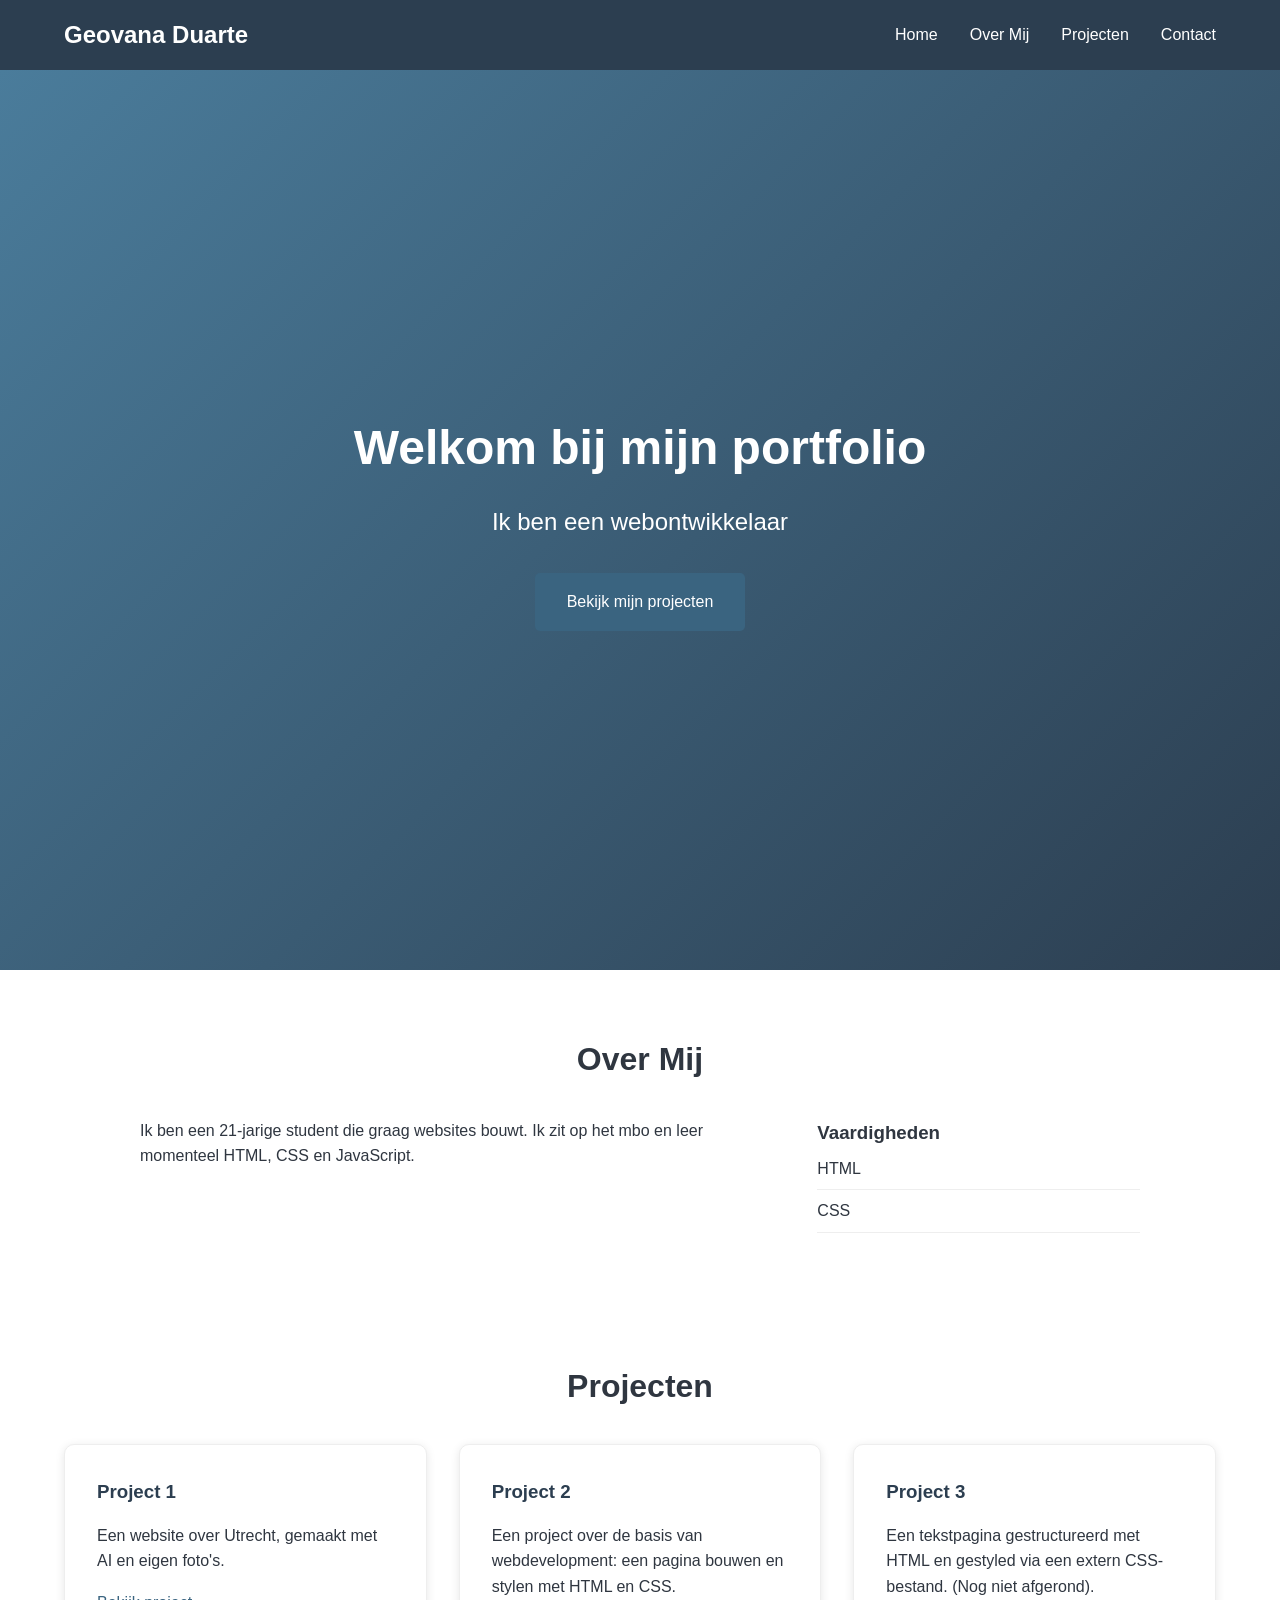
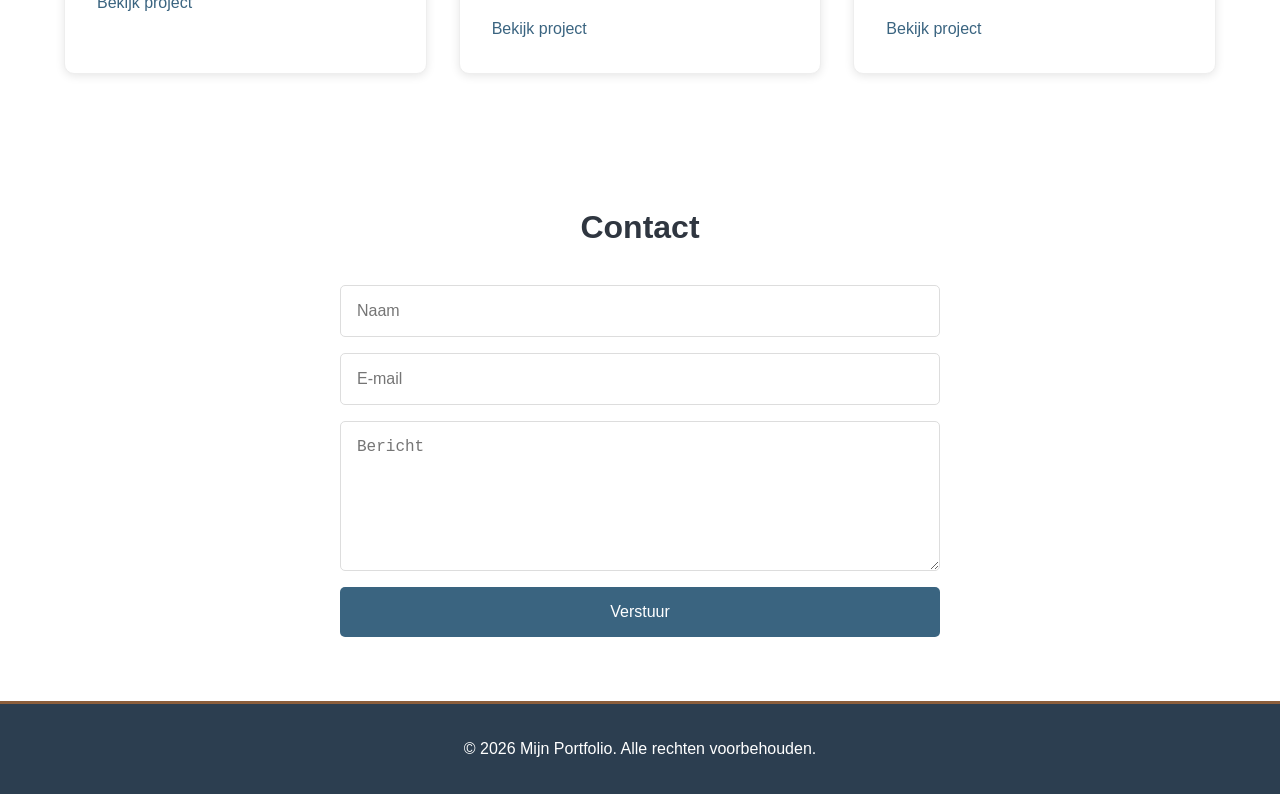
<file: index.html>
<!DOCTYPE html>
<html lang="nl">
<head>
    <meta charset="UTF-8">
    <meta name="viewport" content="width=device-width, initial-scale=1.0">
    <title>Mijn Portfolio</title>
    <link rel="stylesheet" href="css/style.css">
</head>
<body>
    <header>
        <nav>
            <div class="logo">Geovana Duarte</div>
            <ul class="nav-links">
                <li><a href="#home">Home</a></li>
                <li><a href="#about">Over Mij</a></li>
                <li><a href="#projects">Projecten</a></li>
                <li><a href="#contact">Contact</a></li>
            </ul>
            <div class="hamburger">
                <span></span>
                <span></span>
                <span></span>
            </div>
        </nav>
    </header>

    <main>
        <section id="home" class="hero">
            <h1>Welkom bij mijn portfolio</h1>
            <p>Ik ben een webontwikkelaar</p>
            <a href="#projects" class="cta-button">Bekijk mijn projecten</a>
        </section>

        <section id="about" class="about">
            <h2>Over Mij</h2>
            <div class="about-content">
                <div class="about-text">
                    <p>Ik ben een 21-jarige student die graag websites bouwt. Ik zit op het mbo en leer momenteel HTML, CSS en JavaScript.</p>
                </div>
                <div class="skills">
                    <h3>Vaardigheden</h3>
                    <ul>
                        <li>HTML</li>
                        <li>CSS</li>
                    </ul>
                </div>
            </div>
        </section>

        <section id="projects" class="projects">
            <h2>Projecten</h2>
            <div class="project-grid">
                <div class="project-card">
                    <h3>Project 1</h3>
                    <p>Een website over Utrecht, gemaakt met AI en eigen foto's.</p>
                    <a href="Projects/Introweek Project/Introweek.html">Bekijk project</a>
                </div>
                <div class="project-card">
                    <h3>Project 2</h3>
                    <p>Een project over de basis van webdevelopment: een pagina bouwen en stylen met HTML en CSS.</p>
                    <a href="Projects/Front-End Opdracht 1 Project/Project Front-End 1.html">Bekijk project</a>
                </div>
                <div class="project-card">
                    <h3>Project 3</h3>
                    <p>Een tekstpagina gestructureerd met HTML en gestyled via een extern CSS-bestand. (Nog niet afgerond).</p>
                    <a href="Projects/Front-End Opdracht 2 Project/index.html">Bekijk project</a>
                </div>
            </div>
        </section>

        <section id="contact" class="contact">
            <h2>Contact</h2>
            <form id="contact-form">
                <input type="text" placeholder="Naam" required>
                <input type="email" placeholder="E-mail" required>
                <textarea placeholder="Bericht" required></textarea>
                <button type="submit">Verstuur</button>
            </form>
        </section>
    </main>

    <footer>
        <p>&copy; 2026 Mijn Portfolio. Alle rechten voorbehouden.</p>
    </footer>

    <script src="js/main.js"></script>
</body>
</html>
</file>
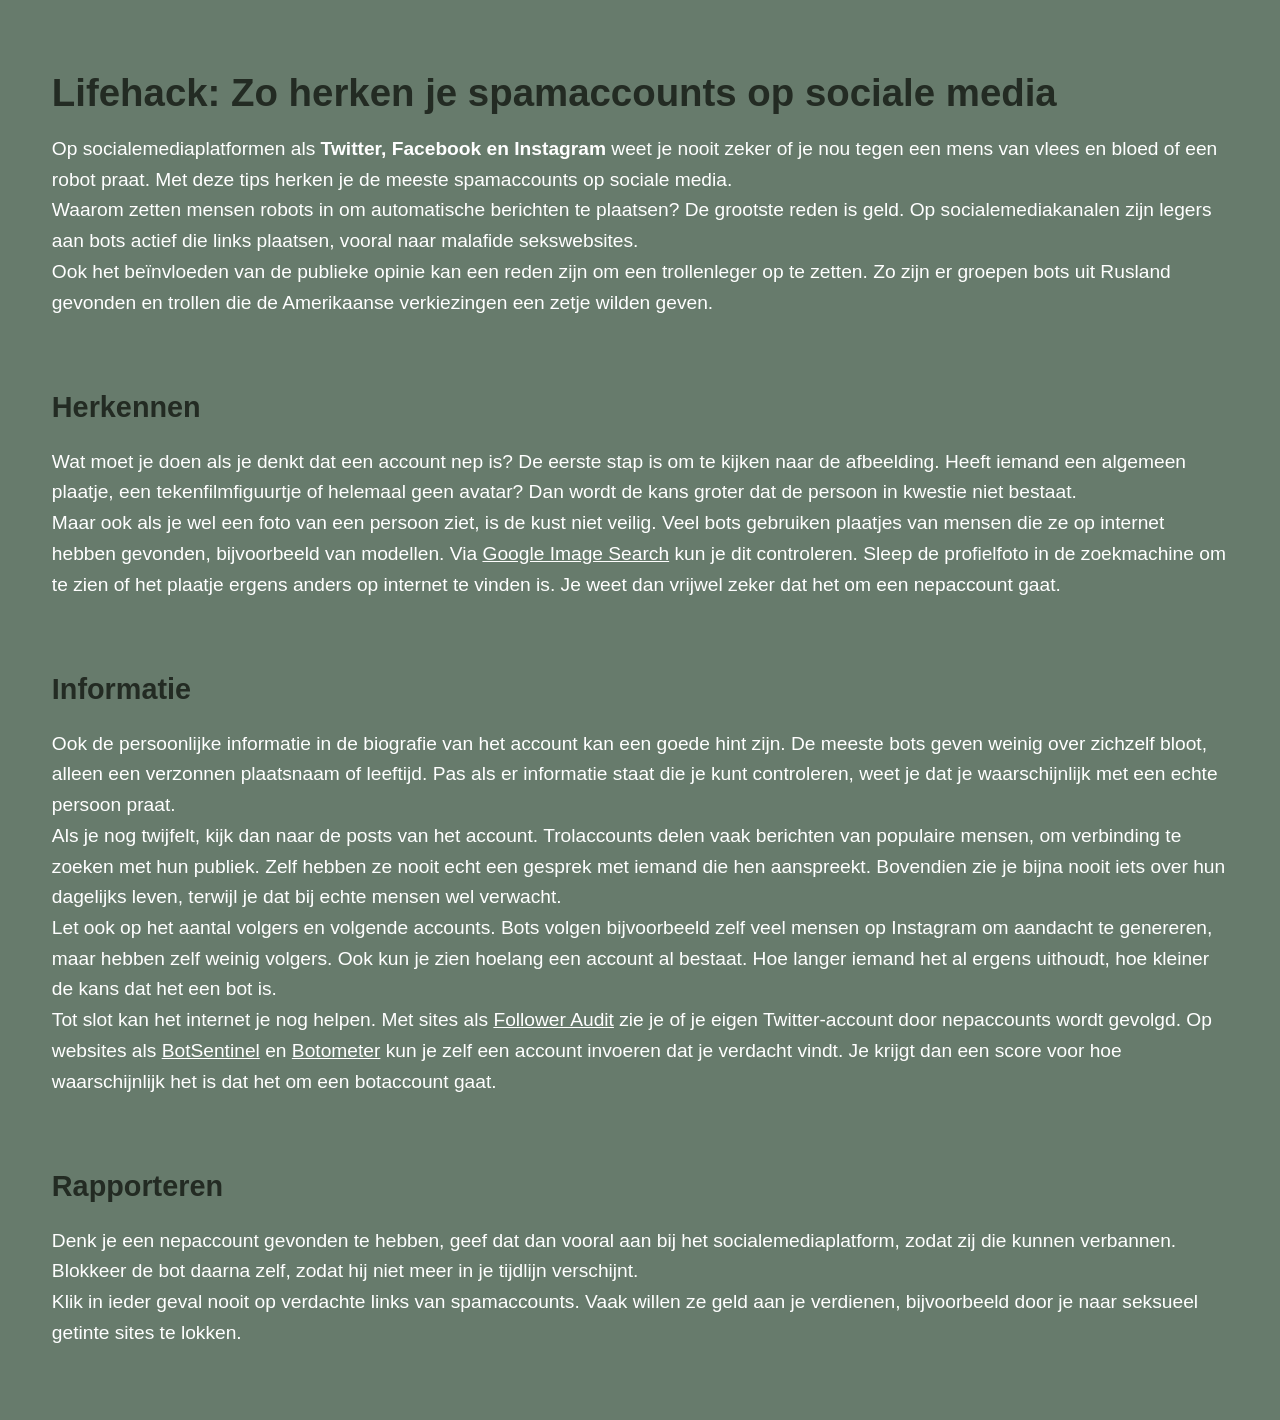
<file: Projects/Front-End Opdracht 2 Project/index.html>
<!DOCTYPE html>
<html>
<head>
<link rel="stylesheet" href="style.css">
</head>
<body>
    <h1>Lifehack: Zo herken je spamaccounts op sociale media</h1>
    <p>
        Op socialemediaplatformen als <strong>Twitter, Facebook en Instagram</strong> weet je nooit zeker of je nou tegen een mens van vlees en bloed of een robot praat. Met deze tips herken je de meeste spamaccounts op sociale media. 
        <br> Waarom zetten mensen robots in om automatische berichten te plaatsen? De grootste reden is geld. Op socialemediakanalen zijn legers aan bots actief die links plaatsen, vooral naar malafide sekswebsites. 
        <br> Ook het beïnvloeden van de publieke opinie kan een reden zijn om een trollenleger op te zetten. Zo zijn er groepen bots uit Rusland gevonden en trollen die de Amerikaanse verkiezingen een zetje wilden geven.
    </p>
    <br>
    <h2>Herkennen</h2>
    <p>
        Wat moet je doen als je denkt dat een account nep is? De eerste stap is om te kijken naar de afbeelding. Heeft iemand een algemeen plaatje, een tekenfilmfiguurtje of helemaal geen avatar? Dan wordt de kans groter dat de persoon in kwestie niet bestaat. 
        <br>Maar ook als je wel een foto van een persoon ziet, is de kust niet veilig. Veel bots gebruiken plaatjes van mensen die ze op internet hebben gevonden, bijvoorbeeld van modellen. Via <a href="https://www.google.nl/imghp">Google Image Search</a> kun je dit controleren. Sleep de profielfoto in de zoekmachine om te zien of het plaatje ergens anders op internet te vinden is. Je weet dan vrijwel zeker dat het om een nepaccount gaat.
    </p>
    <br>
    <h2>Informatie</h2>
    <p>
        Ook de persoonlijke informatie in de biografie van het account kan een goede hint zijn. De meeste bots geven weinig over zichzelf bloot, alleen een verzonnen plaatsnaam of leeftijd. Pas als er informatie staat die je kunt controleren, weet je dat je waarschijnlijk met een echte persoon praat.
        <br> Als je nog twijfelt, kijk dan naar de posts van het account. Trolaccounts delen vaak berichten van populaire mensen, om verbinding te zoeken met hun publiek. Zelf hebben ze nooit echt een gesprek met iemand die hen aanspreekt. Bovendien zie je bijna nooit iets over hun dagelijks leven, terwijl je dat bij echte mensen wel verwacht.
        <br>Let ook op het aantal volgers en volgende accounts. Bots volgen bijvoorbeeld zelf veel mensen op Instagram om aandacht te genereren, maar hebben zelf weinig volgers. Ook kun je zien hoelang een account al bestaat. Hoe langer iemand het al ergens uithoudt, hoe kleiner de kans dat het een bot is.
        <br>Tot slot kan het internet je nog helpen. Met sites als <a href="https://www.followeraudit.com">Follower Audit</a> zie je of je eigen Twitter-account door nepaccounts wordt gevolgd. Op websites als <a href="https://botsentinel.com">BotSentinel</a> en <a href="https://botometer.osome.iu.edu">Botometer</a> kun je zelf een account invoeren dat je verdacht vindt. Je krijgt dan een score voor hoe waarschijnlijk het is dat het om een botaccount gaat.
     </p>
     <br>
     <h2>Rapporteren</h2>
     <p>
        Denk je een nepaccount gevonden te hebben, geef dat dan vooral aan bij het socialemediaplatform, zodat zij die kunnen verbannen. Blokkeer de bot daarna zelf, zodat hij niet meer in je tijdlijn verschijnt.
        <br>Klik in ieder geval nooit op verdachte links van spamaccounts. Vaak willen ze geld aan je verdienen, bijvoorbeeld door je naar seksueel getinte sites te lokken.
     </p>
</body>
</html>
</file>
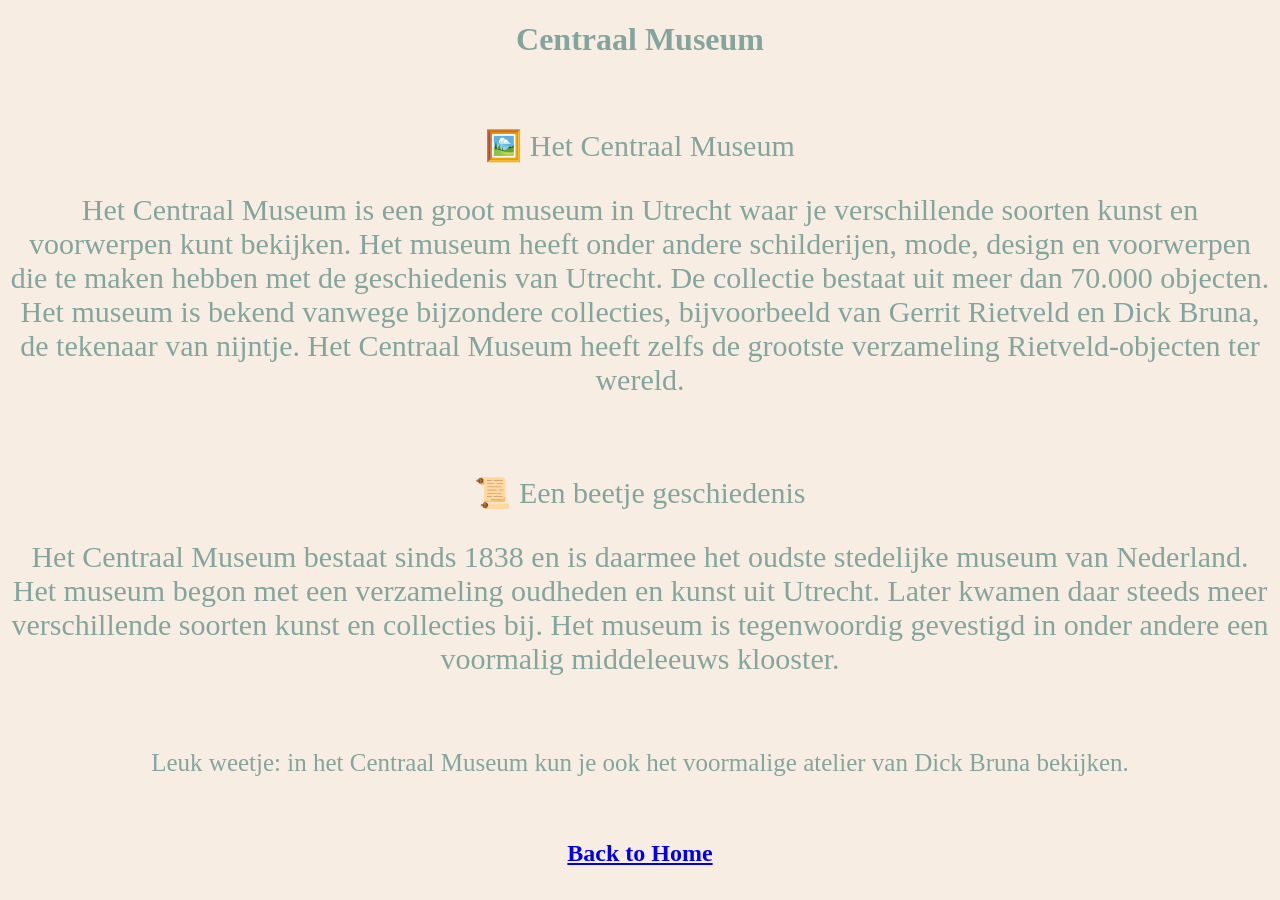
<file: Projects/Introweek Project/Centraal Museum.html>
<!DOCTYPE html>
<html>
<head>
<title>Onze verkenning van Utrecht</title>
<style>
    body{
        background-color: #f7ede3;
        text-align: center;
        color:#84a59e
    }
</style>

<body>
<h1>Centraal Museum</h1>
<br>
<p style="font-size:30px;">🖼️ Het Centraal Museum</p>
<p style="font-size:30px;"> Het Centraal Museum is een groot museum in Utrecht waar je verschillende soorten kunst en voorwerpen kunt bekijken. Het museum heeft onder andere schilderijen, mode, design en voorwerpen die te maken hebben met de geschiedenis van Utrecht. De collectie bestaat uit meer dan 70.000 objecten.
Het museum is bekend vanwege bijzondere collecties, bijvoorbeeld van Gerrit Rietveld en Dick Bruna, de tekenaar van nijntje. Het Centraal Museum heeft zelfs de grootste verzameling Rietveld-objecten ter wereld. </p>
<br>
<p style="font-size:30px;">📜 Een beetje geschiedenis</p>
<p style="font-size:30px;">Het Centraal Museum bestaat sinds 1838 en is daarmee het oudste stedelijke museum van Nederland. Het museum begon met een verzameling oudheden en kunst uit Utrecht. Later kwamen daar steeds meer verschillende soorten kunst en collecties bij. Het museum is tegenwoordig gevestigd in onder andere een voormalig middeleeuws klooster. </p>
<br>
<p style="font-size:25px;">Leuk weetje: in het Centraal Museum kun je ook het voormalige atelier van Dick Bruna bekijken.</p>
</body>
</html>
<br>
<h2><a href="index.html">Back to Home</a></h2>
</file>
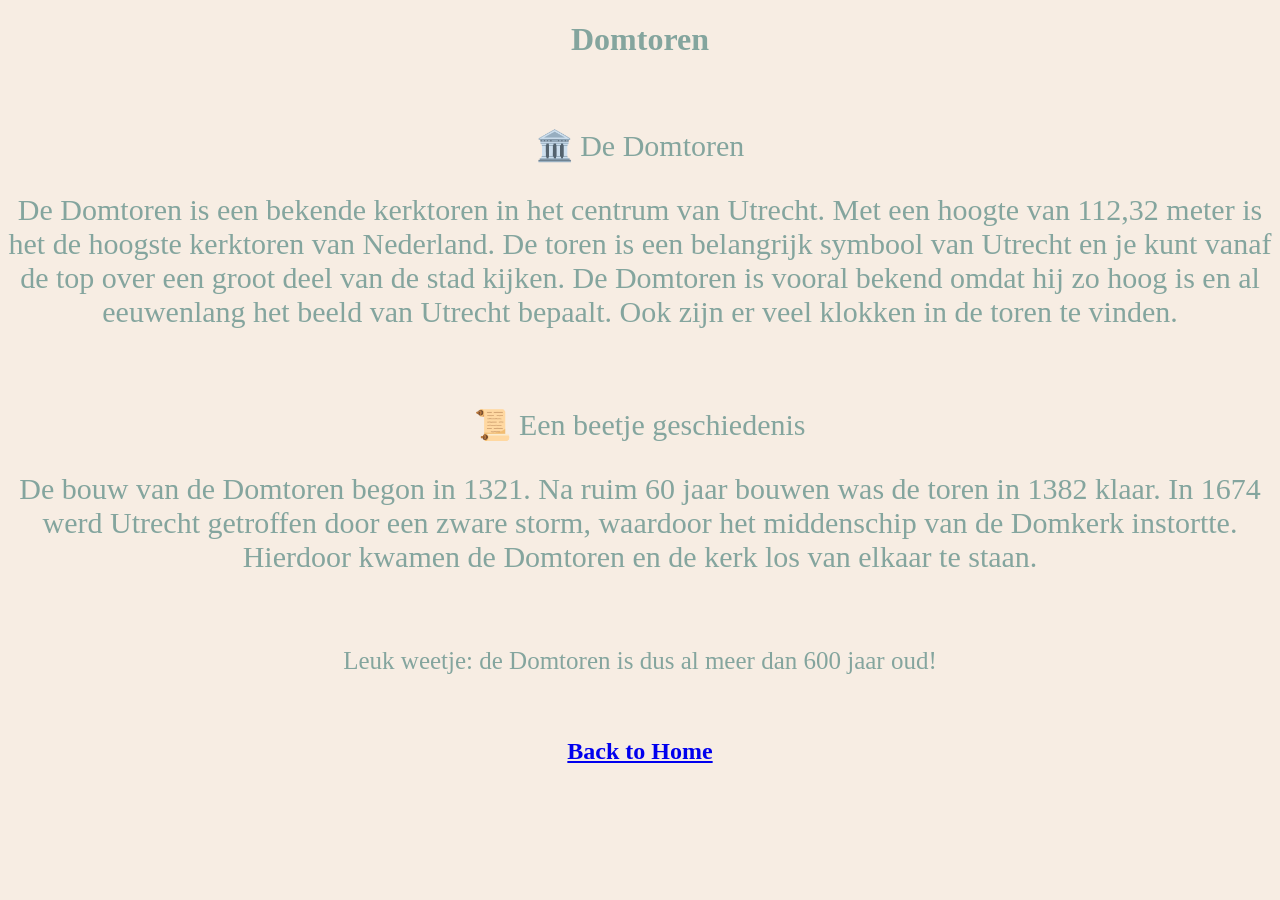
<file: Projects/Introweek Project/domtoren.html>
<!DOCTYPE html>
<html>
<head>
<title>Onze verkenning van Utrecht</title>
<style>
    body{
        background-color: #f7ede3;
        text-align: center;
        color:#84a59e
    }
</style>
<body>
<h1>Domtoren</h1>
<br>
<p style="font-size:30px;">🏛️ De Domtoren</p>
<p style="font-size:30px;"> De Domtoren is een bekende kerktoren in het centrum van Utrecht. Met een hoogte van 112,32 meter is het de hoogste kerktoren van Nederland. De toren is een belangrijk symbool van Utrecht en je kunt vanaf de top over een groot deel van de stad kijken. 
De Domtoren is vooral bekend omdat hij zo hoog is en al eeuwenlang het beeld van Utrecht bepaalt. Ook zijn er veel klokken in de toren te vinden.</p>
<br>
<p style="font-size:30px;">📜 Een beetje geschiedenis</p>
<p style="font-size:30px;">De bouw van de Domtoren begon in 1321. Na ruim 60 jaar bouwen was de toren in 1382 klaar. In 1674 werd Utrecht getroffen door een zware storm, waardoor het middenschip van de Domkerk instortte. Hierdoor kwamen de Domtoren en de kerk los van elkaar te staan.</p>
<br>
<p style="font-size:25px;">Leuk weetje: de Domtoren is dus al meer dan 600 jaar oud!</p>
</body>
</html>
<br>
<h2><a href="index.html">Back to Home</a></h2>
</file>
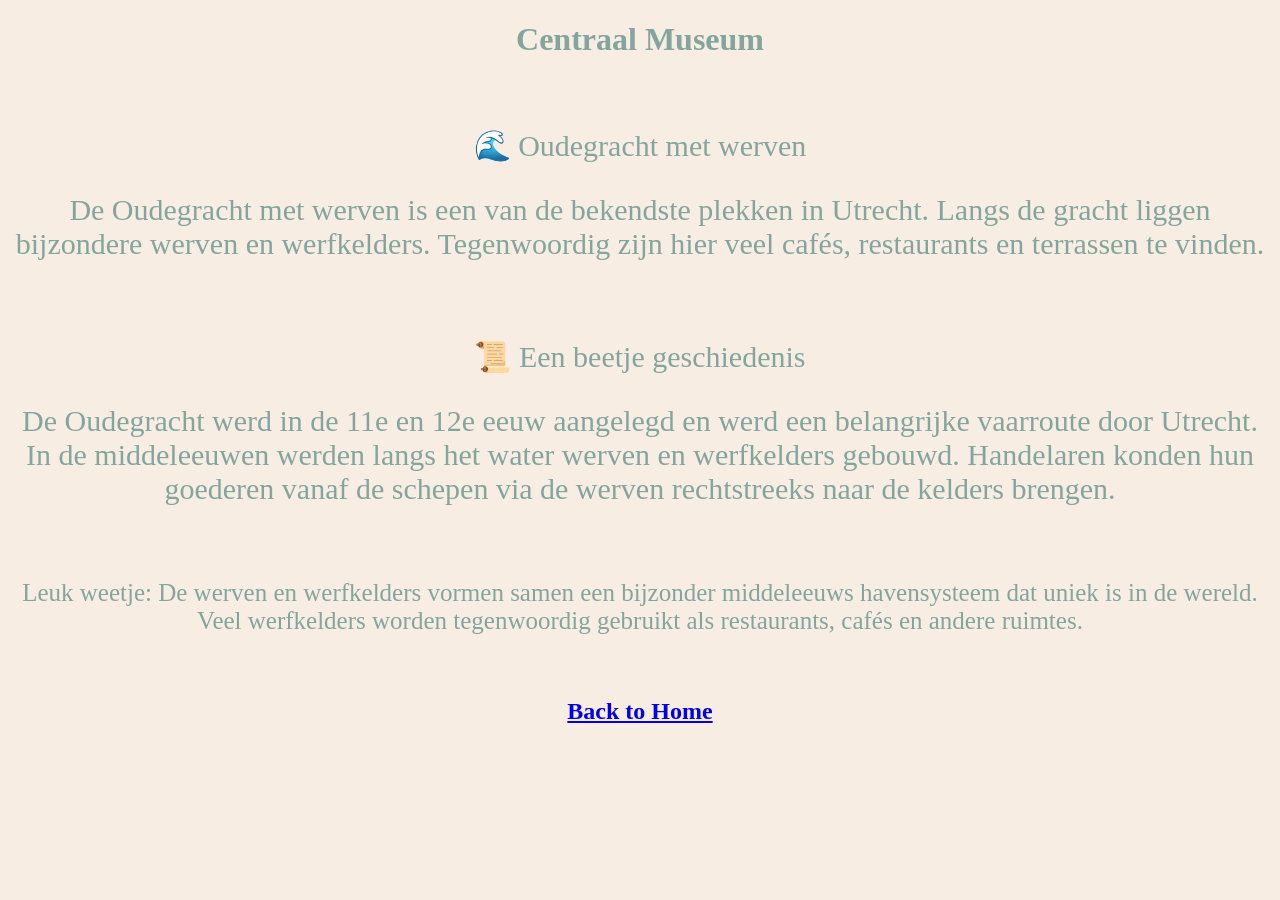
<file: Projects/Introweek Project/Oude Gracht met Werven.html>
<!DOCTYPE html>
<html>
<head>
<title>Onze verkenning van Utrecht</title>
<style>
    body{
        background-color: #f7ede3;
        text-align: center;
        color:#84a59e
    }
</style>

<body>
<h1>Centraal Museum</h1>
<br>
<p style="font-size:30px;">🌊 Oudegracht met werven</p>
<p style="font-size:30px;">De Oudegracht met werven is een van de bekendste plekken in Utrecht. Langs de gracht liggen bijzondere werven en werfkelders. Tegenwoordig zijn hier veel cafés, restaurants en terrassen te vinden.</p>
<br>
<p style="font-size:30px;">📜 Een beetje geschiedenis</p>
<p style="font-size:30px;">De Oudegracht werd in de 11e en 12e eeuw aangelegd en werd een belangrijke vaarroute door Utrecht. In de middeleeuwen werden langs het water werven en werfkelders gebouwd. Handelaren konden hun goederen vanaf de schepen via de werven rechtstreeks naar de kelders brengen.</p>
<br>
<p style="font-size:25px;">Leuk weetje: De werven en werfkelders vormen samen een bijzonder middeleeuws havensysteem dat uniek is in de wereld. Veel werfkelders worden tegenwoordig gebruikt als restaurants, cafés en andere ruimtes.</p>
</body>
</html>
<br>
<h2><a href="index.html">Back to Home</a></h2>
</file>
<file: css/style.css>
* {
    margin: 0;
    padding: 0;
    box-sizing: border-box;
}

:root {
    --primary-color: #2c3e50;
    --secondary-color: #5d6d7e;
    --accent-color: #3a6480;
    --accent-hover: #2c4d63;
    --warm-brown: #8b5e3c;
    --brown-soft: #e8dcd2;
    --bg-color: #fff;
    --bg-warm: #faf7f3;
    --text-color: #2f3640;
}

body {
    font-family: Arial, sans-serif;
    line-height: 1.6;
    color: var(--text-color);
    background-color: var(--bg-color);
}

/* Navigatie */
nav {
    display: flex;
    justify-content: space-between;
    align-items: center;
    padding: 1rem 5%;
    background-color: var(--primary-color);
    color: white;
    position: sticky;
    top: 0;
    z-index: 100;
}

.logo {
    font-size: 1.5rem;
    font-weight: bold;
}

.nav-links {
    display: flex;
    list-style: none;
    gap: 2rem;
}

.nav-links a {
    color: white;
    text-decoration: none;
    transition: color 0.3s;
}

.nav-links a:hover {
    color: var(--accent-color);
}

.hamburger {
    display: none;
    flex-direction: column;
    cursor: pointer;
}

.hamburger span {
    width: 25px;
    height: 3px;
    background-color: white;
    margin: 3px 0;
}

/* Hero sectie */
.hero {
    min-height: 100vh;
    display: flex;
    flex-direction: column;
    justify-content: center;
    align-items: center;
    text-align: center;
    padding: 2rem;
    background: linear-gradient(135deg, #4a7c9b 0%, #2c3e50 100%);
    color: white;
}

.hero h1 {
    font-size: 3rem;
    margin-bottom: 1rem;
}

.hero p {
    font-size: 1.5rem;
    margin-bottom: 2rem;
}

.cta-button {
    padding: 1rem 2rem;
    background-color: var(--accent-color);
    color: white;
    text-decoration: none;
    border-radius: 5px;
    transition: background-color 0.3s;
}

.cta-button:hover {
    background-color: var(--accent-hover);
}

/* Secties algemeen */
section {
    padding: 4rem 5%;
}

section h2 {
    font-size: 2rem;
    margin-bottom: 2rem;
    text-align: center;
}

/* Over Mij */
.about-content {
    display: grid;
    grid-template-columns: 2fr 1fr;
    gap: 2rem;
    max-width: 1000px;
    margin: 0 auto;
}

.skills ul {
    list-style: none;
    padding: 0;
}

.skills li {
    padding: 0.5rem 0;
    border-bottom: 1px solid #eee;
}

/* Projecten */
.project-grid {
    display: grid;
    grid-template-columns: repeat(auto-fit, minmax(300px, 1fr));
    gap: 2rem;
    max-width: 1200px;
    margin: 0 auto;
}

.project-card {
    background: white;
    border: 1px solid #eee;
    border-radius: 10px;
    padding: 2rem;
    box-shadow: 0 2px 10px rgba(0, 0, 0, 0.1);
    transition: transform 0.3s;
}

.project-card:hover {
    transform: translateY(-5px);
}

.project-card h3 {
    margin-bottom: 1rem;
    color: var(--primary-color);
}

.project-card a {
    display: inline-block;
    margin-top: 1rem;
    color: var(--accent-color);
    text-decoration: none;
}

/* Contact */
#contact-form {
    max-width: 600px;
    margin: 0 auto;
    display: flex;
    flex-direction: column;
    gap: 1rem;
}

#contact-form input,
#contact-form textarea {
    padding: 1rem;
    border: 1px solid #ddd;
    border-radius: 5px;
    font-size: 1rem;
}

#contact-form textarea {
    min-height: 150px;
    resize: vertical;
}

#contact-form button {
    padding: 1rem;
    background-color: var(--accent-color);
    color: white;
    border: none;
    border-radius: 5px;
    font-size: 1rem;
    cursor: pointer;
    transition: background-color 0.3s;
}

#contact-form button:hover {
    background-color: var(--accent-hover);
}

/* Footer */
footer {
    text-align: center;
    padding: 2rem;
    background-color: var(--primary-color);
    color: white;
    border-top: 3px solid var(--warm-brown);
}

/* Responsive design */
@media (max-width: 768px) {
    .nav-links {
        display: none;
        position: absolute;
        top: 100%;
        left: 0;
        width: 100%;
        background-color: var(--primary-color);
        flex-direction: column;
        text-align: center;
        padding: 2rem 0;
    }

    .nav-links.active {
        display: flex;
    }

    .hamburger {
        display: flex;
    }

    .hero h1 {
        font-size: 2rem;
    }

    .about-content {
        grid-template-columns: 1fr;
    }
}
</file>
<file: Projects/Front-End Opdracht 2 Project/style.css>
body{
    font-size: 1.2em;
    margin-bottom: 2em;
    padding: 1.2em;
    line-height: 1.6em;
    font-family: 'Gill Sans', 'Gill Sans MT', Calibri, 'Trebuchet MS', sans-serif;
    background-color: rgb(103, 123, 108);
    color: white;
    margin: 1.5em;
}

a{
    color: white;

}

h1{
    color: #232b23;
}

h2{
    color: #232b23;
}
</file>
